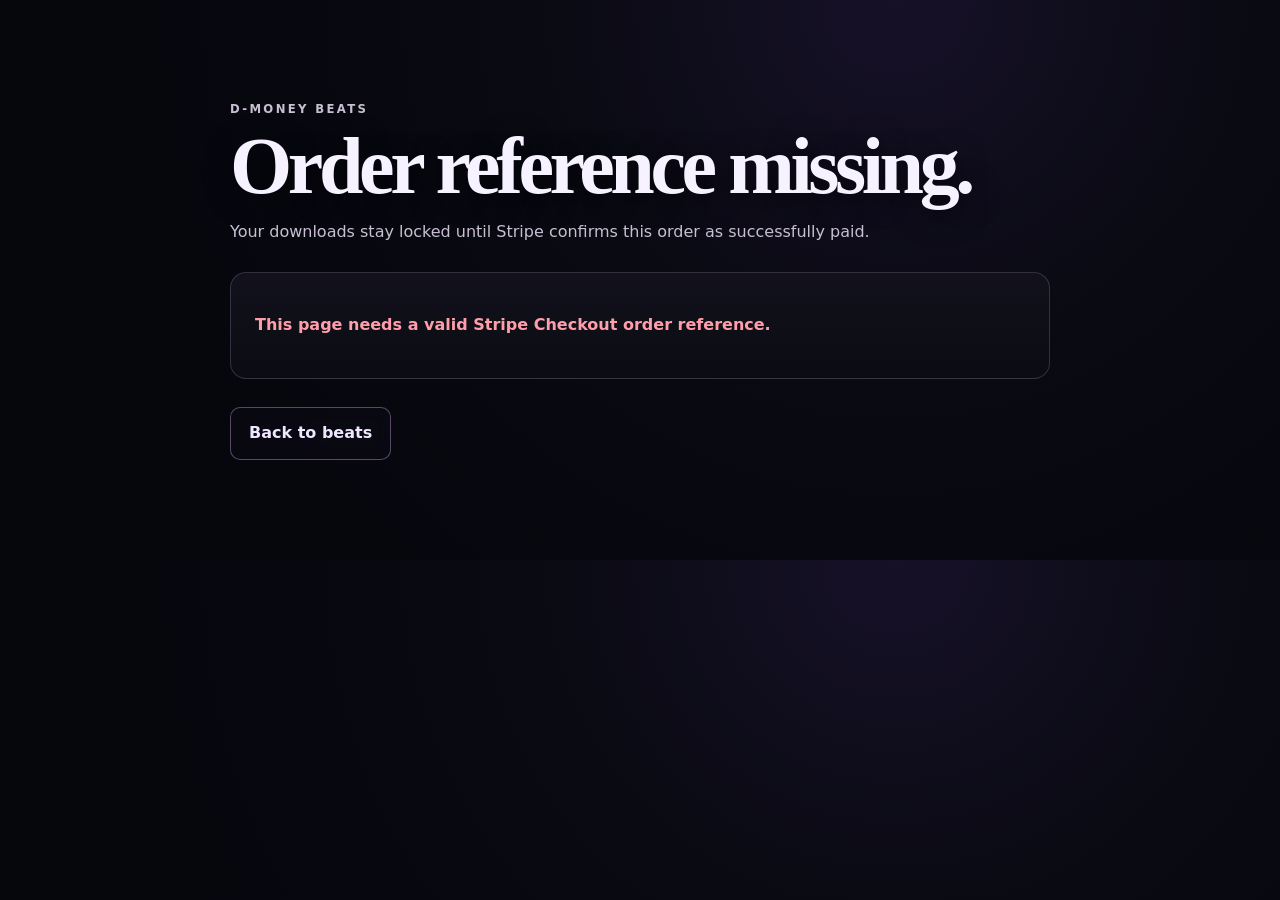
<file: success.html>
<!doctype html>
<html lang="en">
<head>
<meta charset="utf-8">
<meta name="viewport" content="width=device-width,initial-scale=1">
<title>Order verified | D-Money Beats</title>
<link rel="stylesheet" href="styles.css">
<style>
.success{width:min(820px,calc(100% - 36px));margin:0 auto;padding:100px 0}.success h1{font-size:clamp(2.8rem,8vw,5rem);margin-bottom:18px}.success>p{color:#c8bfd2}.order-card{margin:28px 0;padding:24px;border:1px solid var(--line);border-radius:16px;background:linear-gradient(180deg,#12111c,#0b0c13)}.status{font-weight:800}.status.ok{color:#bfffc8}.status.warn{color:#ffd49a}.status.bad{color:#ff9eaa}.summary{display:grid;grid-template-columns:1fr 1fr;gap:12px;margin:20px 0}.summary div{padding:12px;border:1px solid rgba(224,203,255,.12);border-radius:10px;background:#090a11}.summary small{display:block;color:#988da8}.summary strong{display:block;overflow-wrap:anywhere}.actions{display:flex;flex-wrap:wrap;gap:10px;margin:18px 0}.delivery-group{margin:20px 0;padding-top:18px;border-top:1px solid var(--line)}.delivery-group h3{margin-bottom:8px}.download-list{display:grid;gap:8px}.download-link{display:flex;justify-content:space-between;gap:12px;align-items:center;padding:12px 14px;border:1px solid rgba(197,119,255,.26);border-radius:10px;text-decoration:none;background:rgba(13,11,22,.72)}.download-link:hover{border-color:rgba(197,119,255,.56)}.confirm{display:none;margin-top:20px;padding:14px;border:1px solid rgba(133,255,163,.28);border-radius:10px;color:#caffd5}.confirm.show{display:block}.muted{color:#a99fb6;font-size:.88rem}@media(max-width:640px){.summary{grid-template-columns:1fr}.actions .button{width:100%}}
</style>
</head>
<body>
<main class="success">
  <p class="eyebrow">D-Money Beats</p>
  <h1 id="headline">Verifying payment…</h1>
  <p id="intro">Your downloads stay locked until Stripe confirms this order as successfully paid.</p>
  <section class="order-card" aria-live="polite">
    <p id="status" class="status">Checking Stripe…</p>
    <div id="details"></div>
  </section>
  <a class="button ghost" href="index.html#beats">Back to beats</a>
</main>
<script>
const id=new URLSearchParams(location.search).get('session_id');
const statusEl=document.getElementById('status');
const details=document.getElementById('details');
const headline=document.getElementById('headline');
const intro=document.getElementById('intro');
let downloadCount=0;
function money(n,c){try{return new Intl.NumberFormat(undefined,{style:'currency',currency:(c||'usd').toUpperCase()}).format((n||0)/100)}catch{return `${(n||0)/100} ${(c||'usd').toUpperCase()}`}}
function safe(s){return String(s??'').replace(/[&<>'"]/g,c=>({'&':'&amp;','<':'&lt;','>':'&gt;',"'":'&#39;','"':'&quot;'}[c]))}
function trackDownload(){downloadCount++;const el=document.getElementById('downloadConfirm');if(el){el.classList.add('show');el.textContent=`Download confirmed on this page (${downloadCount} item${downloadCount===1?'':'s'} opened). Keep your Stripe receipt and agreement with your files.`}}
async function verify(){
  if(!id){headline.textContent='Order reference missing.';statusEl.className='status bad';statusEl.textContent='This page needs a valid Stripe Checkout order reference.';return}
  try{
    const r=await fetch(`/api/verify-session?session_id=${encodeURIComponent(id)}`,{headers:{accept:'application/json'}});
    const d=await r.json();
    if(!r.ok||!d.verified)throw new Error(d.error||'Payment could not be verified.');
    headline.textContent='Payment verified.';intro.textContent='Your Stripe payment is confirmed. The items below are matched to this paid order.';statusEl.className='status ok';statusEl.textContent='Verified paid order';
    const beats=(d.beats||[]).join(', ')||'Service order';
    let html=`<div class="summary"><div><small>Order</small><strong>${safe(d.session_id)}</strong></div><div><small>Product</small><strong>${safe(d.product_label)}</strong></div><div><small>Beat(s)</small><strong>${safe(beats)}</strong></div><div><small>Paid</small><strong>${safe(money(d.amount_total,d.currency))}</strong></div><div><small>Email</small><strong>${safe(d.customer_email||'Shown on Stripe receipt')}</strong></div><div><small>Agreement version</small><strong>${safe(d.license_version||'Current')}</strong></div></div>`;
    html+=`<div class="actions">${d.receipt_url?`<a class="button ghost" href="${safe(d.receipt_url)}" target="_blank" rel="noopener">Open Stripe receipt</a>`:''}<a class="button primary" href="${safe(d.agreement_url)}" data-download>Download ${d.service?'service order record':'matching license agreement'}</a></div>`;
    if(d.service){html+=`<div class="delivery-group"><h3>Next step</h3><p>${safe(d.service_next_step)}</p><a class="button ghost" href="index.html#contact">Submit project / contact D-Money Beats</a></div>`}
    else if(d.delivery_ready){
      for(const group of d.delivery||[]){html+=`<div class="delivery-group"><h3>${safe(group.beat)}</h3><div class="download-list">${(group.files||[]).map(f=>`<a class="download-link" href="${safe(f.url)}" data-download><span>${safe(f.label)}</span><strong>Download</strong></a>`).join('')}</div></div>`}
    }else{html+=`<div class="delivery-group"><p class="status warn">Payment is verified, but master-file delivery is not connected for this item yet.</p><p class="muted">${safe(d.delivery_message||'Contact D-Money Beats with the order reference shown above.')}</p><a class="button ghost" href="index.html#contact">Order support</a></div>`}
    html+=`<div id="downloadConfirm" class="confirm"></div>`;
    details.innerHTML=html;
    details.querySelectorAll('[data-download]').forEach(a=>a.addEventListener('click',trackDownload));
  }catch(e){headline.textContent='Payment not verified.';intro.textContent='Files remain locked until Stripe confirms a successful payment.';statusEl.className='status bad';statusEl.textContent=e.message||'Unable to verify this order.';details.innerHTML='<p class="muted">If you completed payment, use the order-support contact form and include the Stripe receipt or Checkout reference.</p><a class="button ghost" href="index.html#contact">Order support</a>'}
}
verify();
</script>
</body>
</html>
</file>
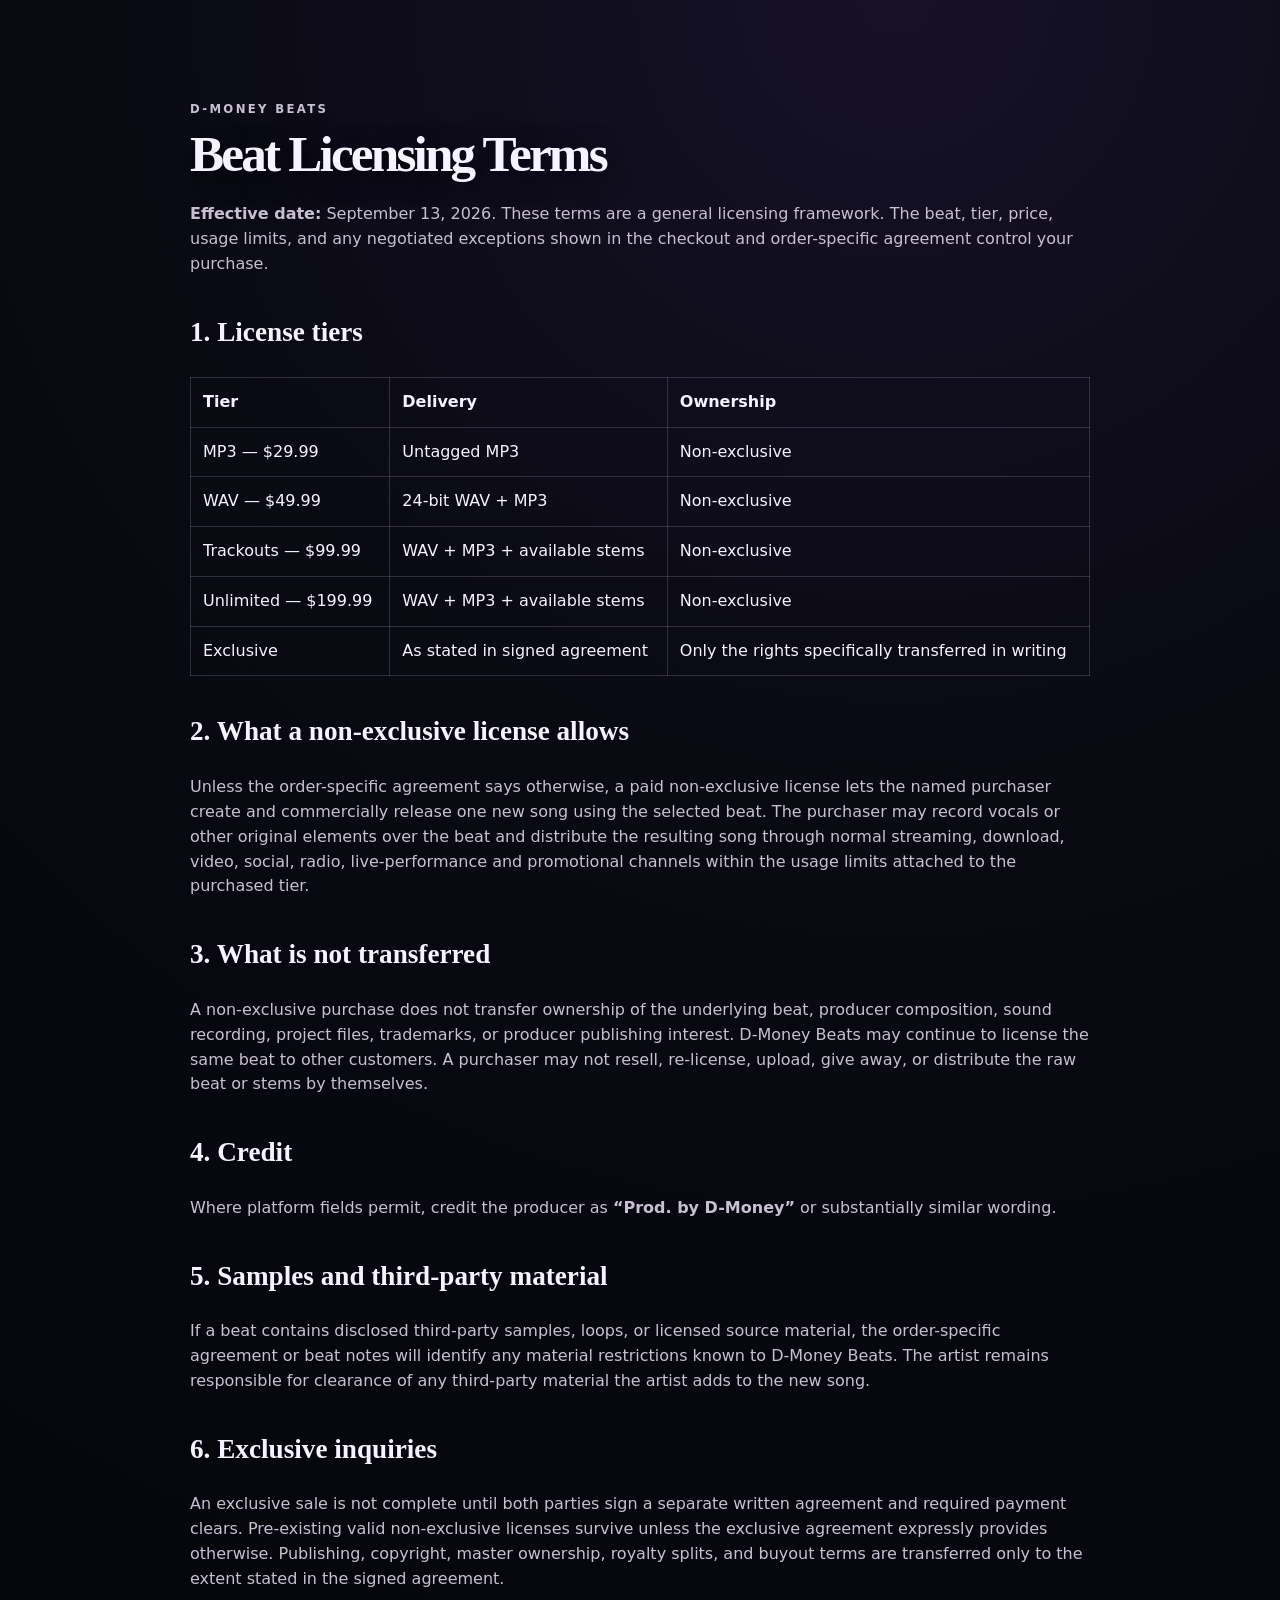
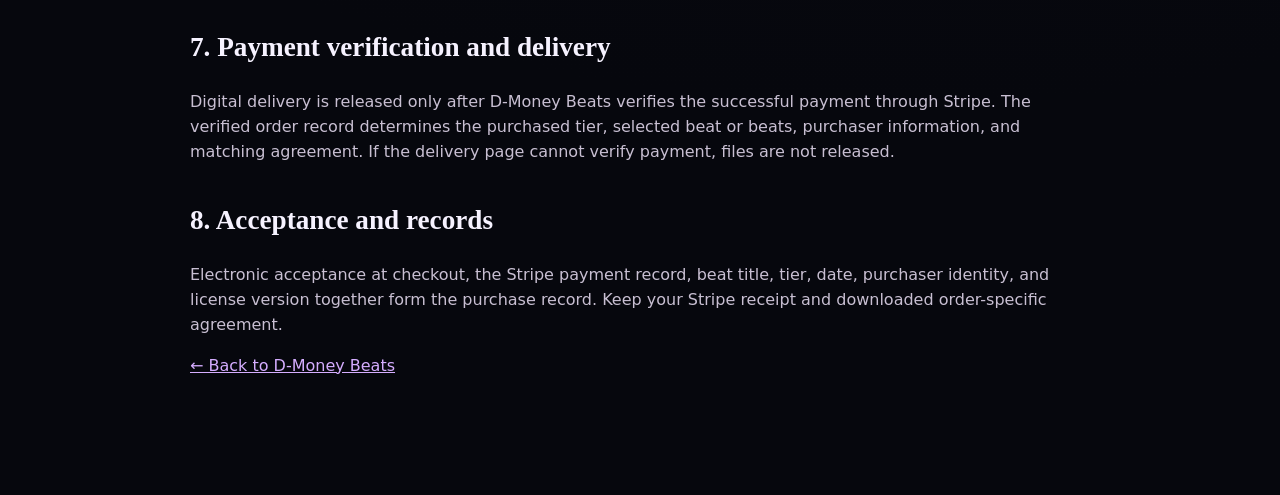
<file: legal/licensing.html>
<!doctype html><html lang="en"><head><meta charset="utf-8"><meta name="viewport" content="width=device-width,initial-scale=1"><title>Licensing | D-Money Beats</title><link rel="stylesheet" href="../styles.css"><style>.legal{width:min(900px,calc(100% - 36px));margin:0 auto;padding:100px 0}.legal h1{font-size:3.2rem}.legal h2{font-size:1.7rem;margin-top:34px}.legal p,.legal li{color:#c8bfd2}.legal table{width:100%;border-collapse:collapse;margin:24px 0}.legal th,.legal td{border:1px solid var(--line);padding:12px;text-align:left}.legal a{color:#d5adff}</style></head><body><main class="legal"><p class="eyebrow">D-Money Beats</p><h1>Beat Licensing Terms</h1><p><strong>Effective date:</strong> September 13, 2026. These terms are a general licensing framework. The beat, tier, price, usage limits, and any negotiated exceptions shown in the checkout and order-specific agreement control your purchase.</p><h2>1. License tiers</h2><table><tr><th>Tier</th><th>Delivery</th><th>Ownership</th></tr><tr><td>MP3 — $29.99</td><td>Untagged MP3</td><td>Non-exclusive</td></tr><tr><td>WAV — $49.99</td><td>24-bit WAV + MP3</td><td>Non-exclusive</td></tr><tr><td>Trackouts — $99.99</td><td>WAV + MP3 + available stems</td><td>Non-exclusive</td></tr><tr><td>Unlimited — $199.99</td><td>WAV + MP3 + available stems</td><td>Non-exclusive</td></tr><tr><td>Exclusive</td><td>As stated in signed agreement</td><td>Only the rights specifically transferred in writing</td></tr></table><h2>2. What a non-exclusive license allows</h2><p>Unless the order-specific agreement says otherwise, a paid non-exclusive license lets the named purchaser create and commercially release one new song using the selected beat. The purchaser may record vocals or other original elements over the beat and distribute the resulting song through normal streaming, download, video, social, radio, live-performance and promotional channels within the usage limits attached to the purchased tier.</p><h2>3. What is not transferred</h2><p>A non-exclusive purchase does not transfer ownership of the underlying beat, producer composition, sound recording, project files, trademarks, or producer publishing interest. D-Money Beats may continue to license the same beat to other customers. A purchaser may not resell, re-license, upload, give away, or distribute the raw beat or stems by themselves.</p><h2>4. Credit</h2><p>Where platform fields permit, credit the producer as <strong>“Prod. by D-Money”</strong> or substantially similar wording.</p><h2>5. Samples and third-party material</h2><p>If a beat contains disclosed third-party samples, loops, or licensed source material, the order-specific agreement or beat notes will identify any material restrictions known to D-Money Beats. The artist remains responsible for clearance of any third-party material the artist adds to the new song.</p><h2>6. Exclusive inquiries</h2><p>An exclusive sale is not complete until both parties sign a separate written agreement and required payment clears. Pre-existing valid non-exclusive licenses survive unless the exclusive agreement expressly provides otherwise. Publishing, copyright, master ownership, royalty splits, and buyout terms are transferred only to the extent stated in the signed agreement.</p><h2>7. Payment verification and delivery</h2><p>Digital delivery is released only after D-Money Beats verifies the successful payment through Stripe. The verified order record determines the purchased tier, selected beat or beats, purchaser information, and matching agreement. If the delivery page cannot verify payment, files are not released.</p><h2>8. Acceptance and records</h2><p>Electronic acceptance at checkout, the Stripe payment record, beat title, tier, date, purchaser identity, and license version together form the purchase record. Keep your Stripe receipt and downloaded order-specific agreement.</p><p><a href="../index.html">← Back to D-Money Beats</a></p></main></body></html>
</file>
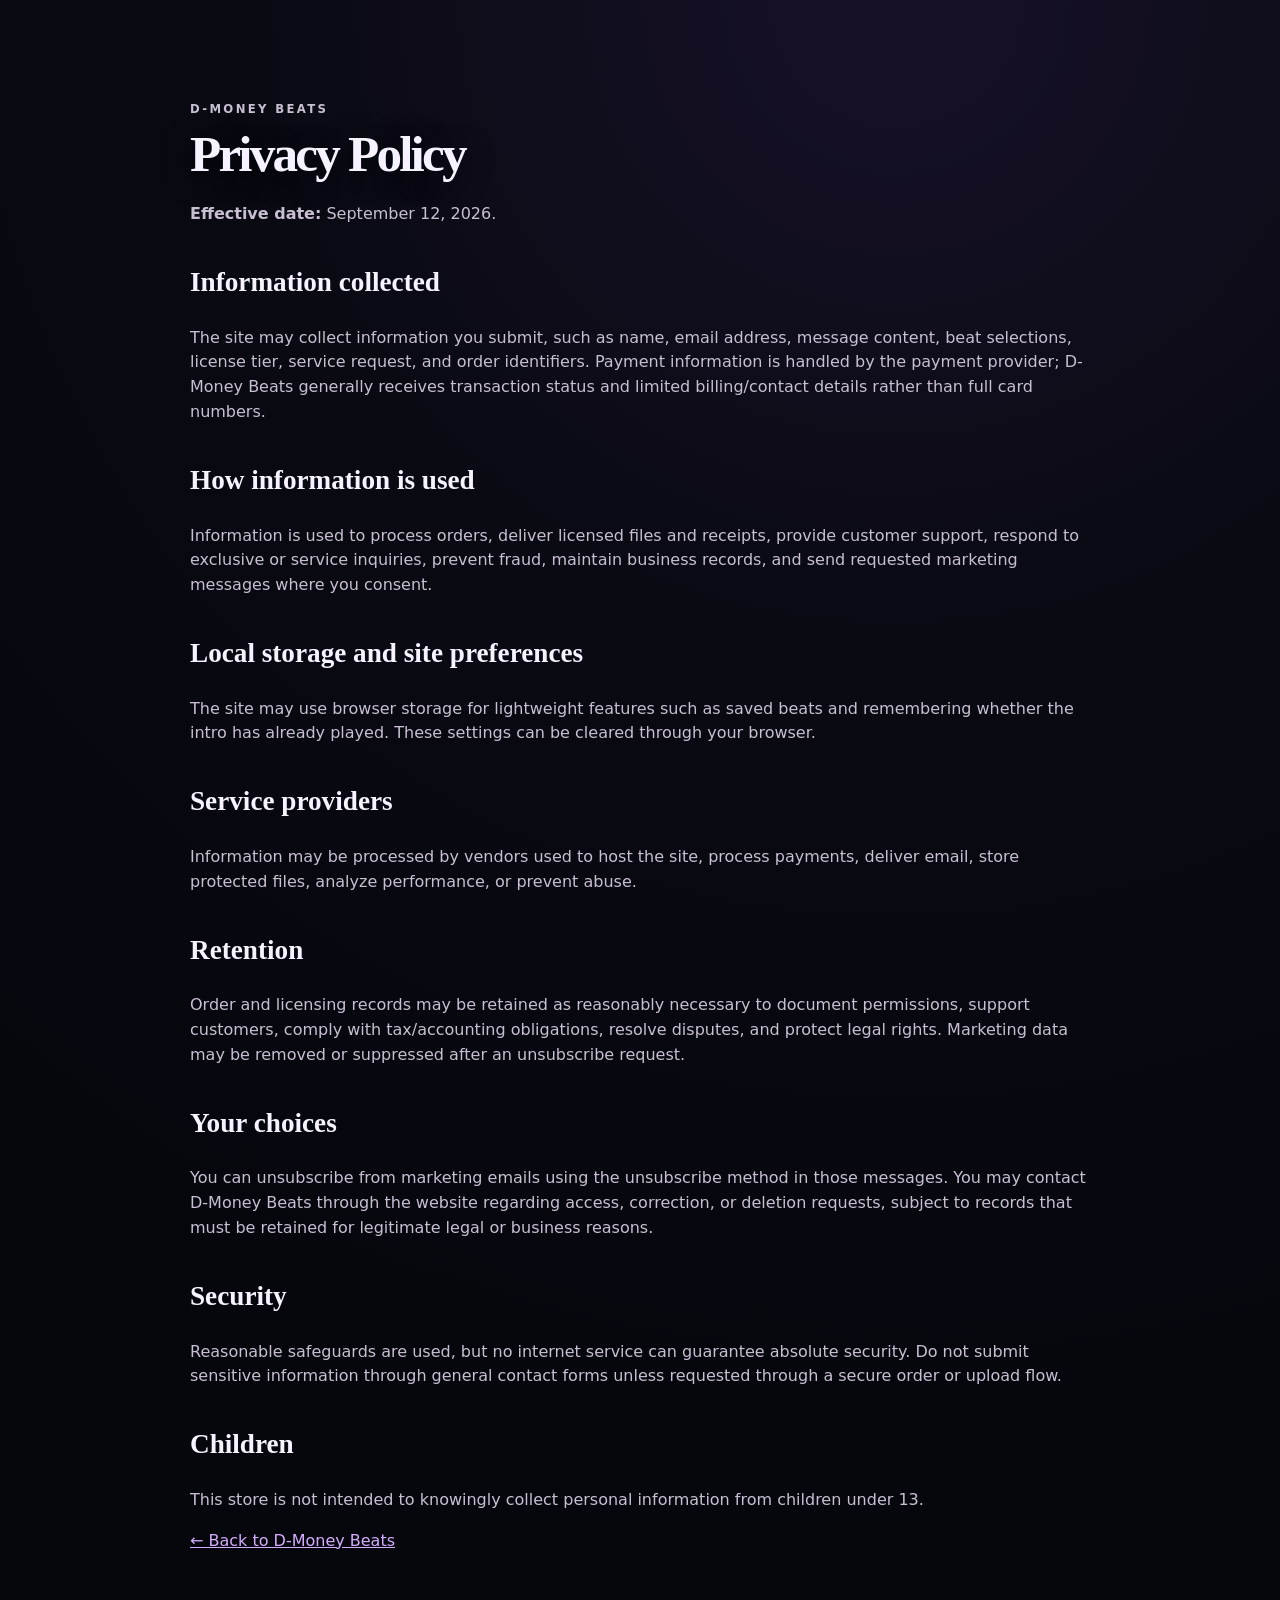
<file: legal/privacy.html>
<!doctype html><html lang="en"><head><meta charset="utf-8"><meta name="viewport" content="width=device-width,initial-scale=1"><title>Privacy Policy | D-Money Beats</title><link rel="stylesheet" href="../styles.css"><style>.legal{width:min(900px,calc(100% - 36px));margin:0 auto;padding:100px 0}.legal h1{font-size:3.2rem}.legal h2{font-size:1.7rem;margin-top:34px}.legal p,.legal li{color:#c8bfd2}.legal a{color:#d5adff}</style></head><body><main class="legal"><p class="eyebrow">D-Money Beats</p><h1>Privacy Policy</h1><p><strong>Effective date:</strong> September 12, 2026.</p><h2>Information collected</h2><p>The site may collect information you submit, such as name, email address, message content, beat selections, license tier, service request, and order identifiers. Payment information is handled by the payment provider; D-Money Beats generally receives transaction status and limited billing/contact details rather than full card numbers.</p><h2>How information is used</h2><p>Information is used to process orders, deliver licensed files and receipts, provide customer support, respond to exclusive or service inquiries, prevent fraud, maintain business records, and send requested marketing messages where you consent.</p><h2>Local storage and site preferences</h2><p>The site may use browser storage for lightweight features such as saved beats and remembering whether the intro has already played. These settings can be cleared through your browser.</p><h2>Service providers</h2><p>Information may be processed by vendors used to host the site, process payments, deliver email, store protected files, analyze performance, or prevent abuse.</p><h2>Retention</h2><p>Order and licensing records may be retained as reasonably necessary to document permissions, support customers, comply with tax/accounting obligations, resolve disputes, and protect legal rights. Marketing data may be removed or suppressed after an unsubscribe request.</p><h2>Your choices</h2><p>You can unsubscribe from marketing emails using the unsubscribe method in those messages. You may contact D-Money Beats through the website regarding access, correction, or deletion requests, subject to records that must be retained for legitimate legal or business reasons.</p><h2>Security</h2><p>Reasonable safeguards are used, but no internet service can guarantee absolute security. Do not submit sensitive information through general contact forms unless requested through a secure order or upload flow.</p><h2>Children</h2><p>This store is not intended to knowingly collect personal information from children under 13.</p><p><a href="../index.html">← Back to D-Money Beats</a></p></main></body></html>
</file>
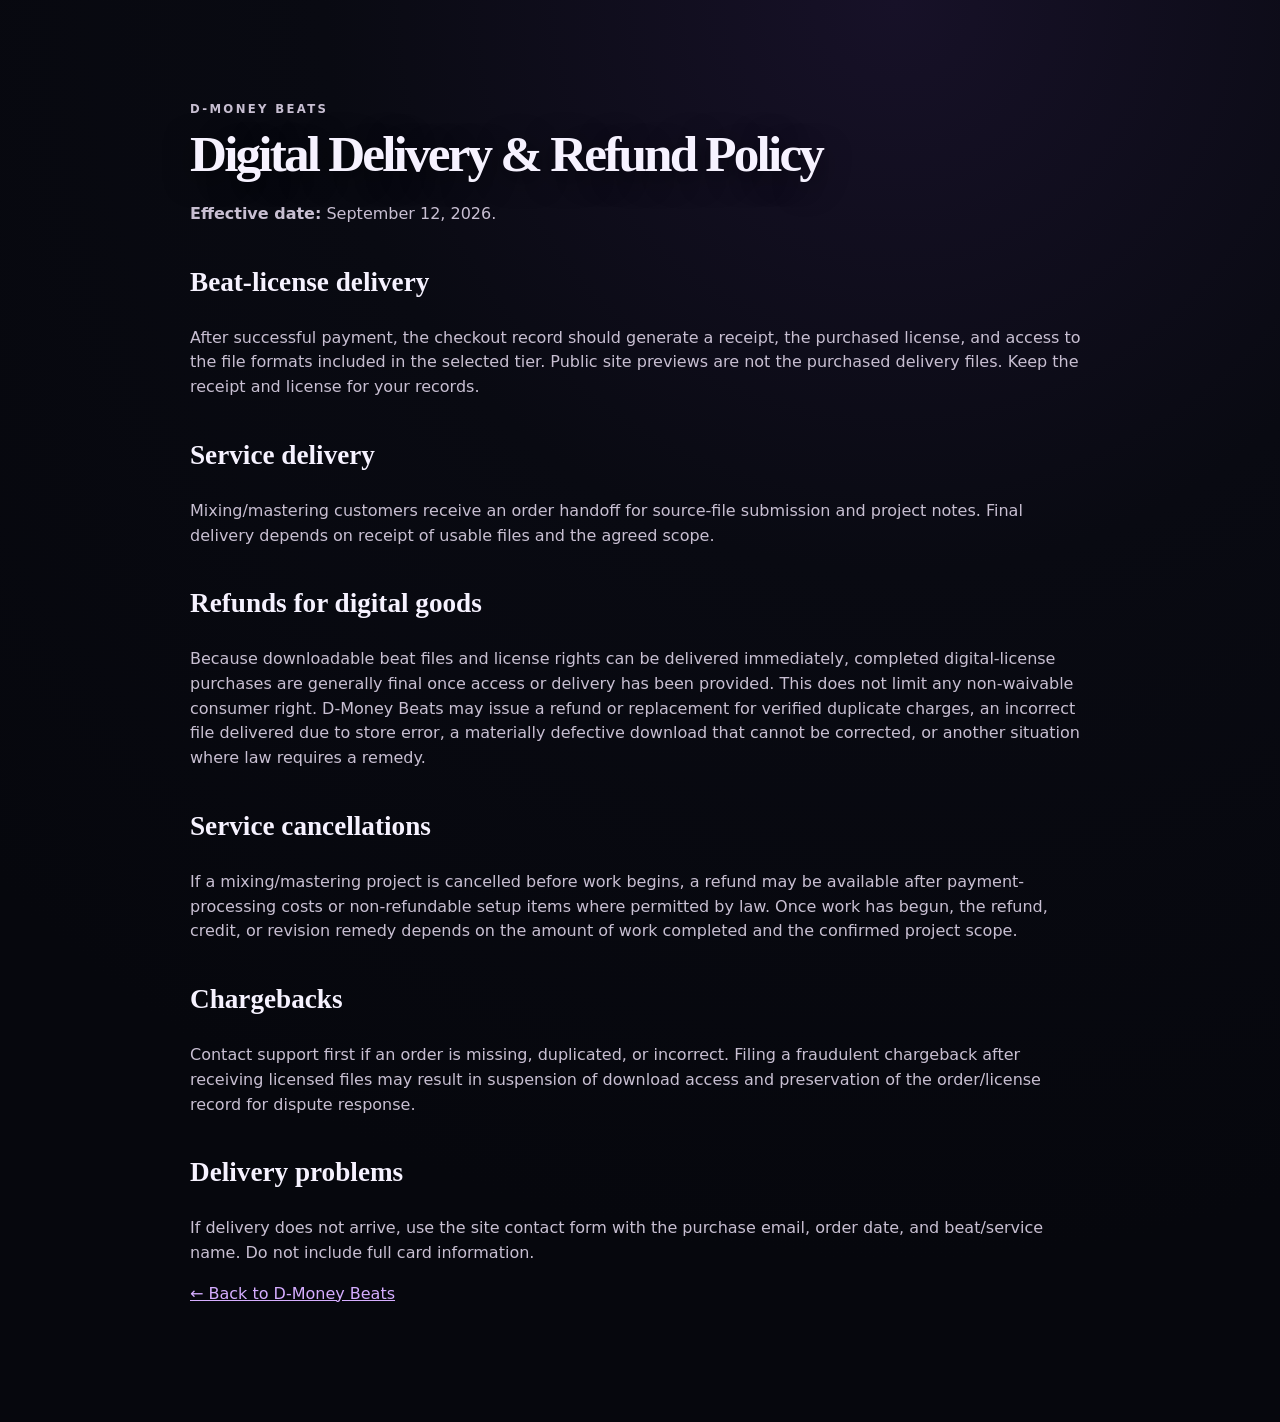
<file: legal/refunds.html>
<!doctype html><html lang="en"><head><meta charset="utf-8"><meta name="viewport" content="width=device-width,initial-scale=1"><title>Delivery & Refunds | D-Money Beats</title><link rel="stylesheet" href="../styles.css"><style>.legal{width:min(900px,calc(100% - 36px));margin:0 auto;padding:100px 0}.legal h1{font-size:3.2rem}.legal h2{font-size:1.7rem;margin-top:34px}.legal p,.legal li{color:#c8bfd2}.legal a{color:#d5adff}</style></head><body><main class="legal"><p class="eyebrow">D-Money Beats</p><h1>Digital Delivery & Refund Policy</h1><p><strong>Effective date:</strong> September 12, 2026.</p><h2>Beat-license delivery</h2><p>After successful payment, the checkout record should generate a receipt, the purchased license, and access to the file formats included in the selected tier. Public site previews are not the purchased delivery files. Keep the receipt and license for your records.</p><h2>Service delivery</h2><p>Mixing/mastering customers receive an order handoff for source-file submission and project notes. Final delivery depends on receipt of usable files and the agreed scope.</p><h2>Refunds for digital goods</h2><p>Because downloadable beat files and license rights can be delivered immediately, completed digital-license purchases are generally final once access or delivery has been provided. This does not limit any non-waivable consumer right. D-Money Beats may issue a refund or replacement for verified duplicate charges, an incorrect file delivered due to store error, a materially defective download that cannot be corrected, or another situation where law requires a remedy.</p><h2>Service cancellations</h2><p>If a mixing/mastering project is cancelled before work begins, a refund may be available after payment-processing costs or non-refundable setup items where permitted by law. Once work has begun, the refund, credit, or revision remedy depends on the amount of work completed and the confirmed project scope.</p><h2>Chargebacks</h2><p>Contact support first if an order is missing, duplicated, or incorrect. Filing a fraudulent chargeback after receiving licensed files may result in suspension of download access and preservation of the order/license record for dispute response.</p><h2>Delivery problems</h2><p>If delivery does not arrive, use the site contact form with the purchase email, order date, and beat/service name. Do not include full card information.</p><p><a href="../index.html">← Back to D-Money Beats</a></p></main></body></html>
</file>
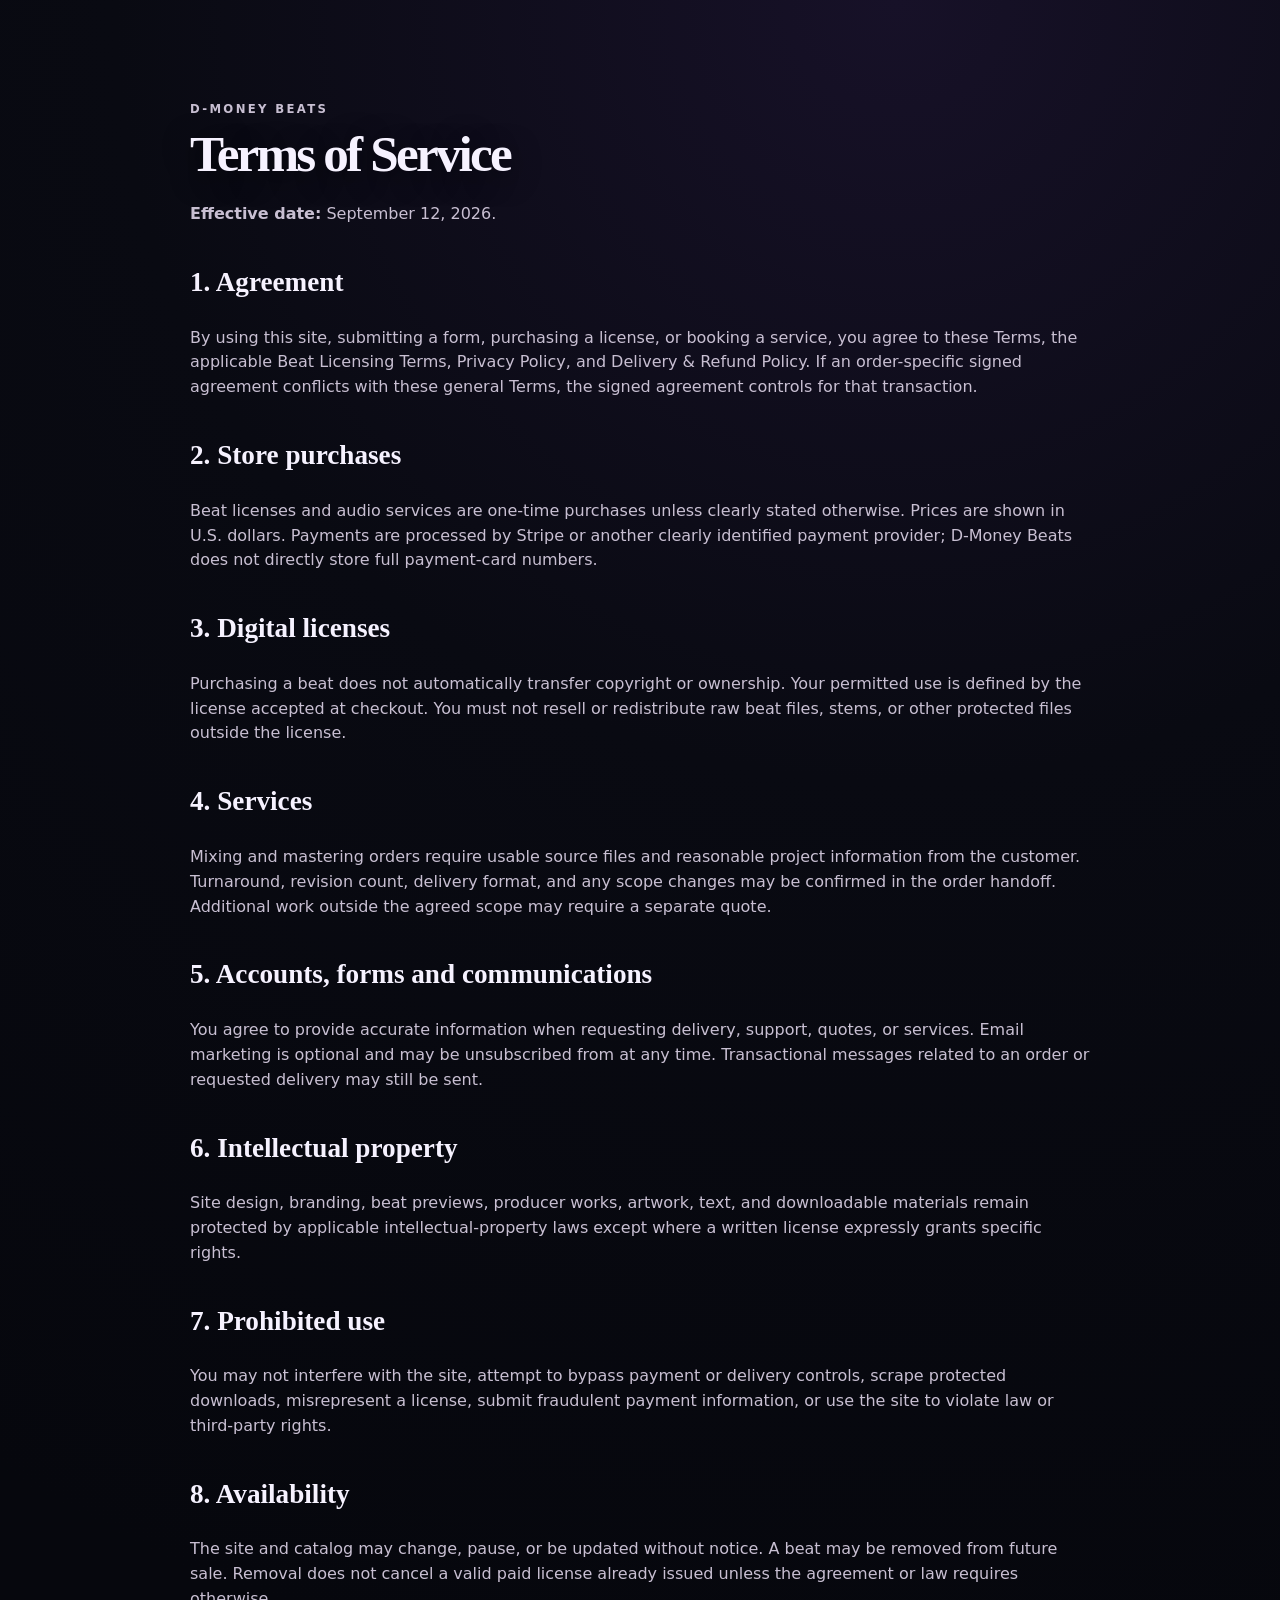
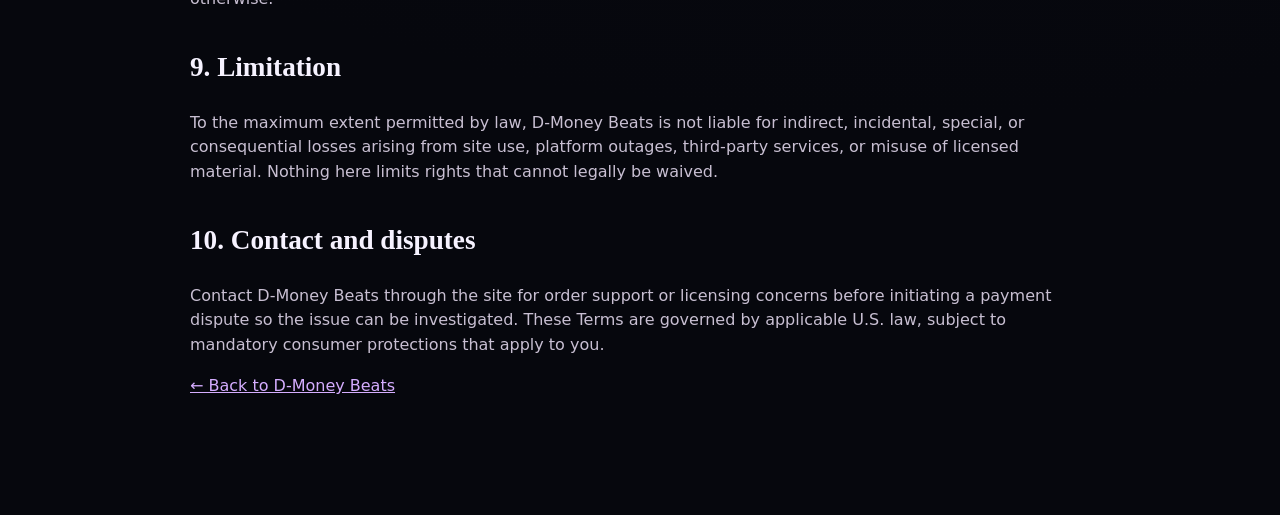
<file: legal/terms.html>
<!doctype html><html lang="en"><head><meta charset="utf-8"><meta name="viewport" content="width=device-width,initial-scale=1"><title>Terms of Service | D-Money Beats</title><link rel="stylesheet" href="../styles.css"><style>.legal{width:min(900px,calc(100% - 36px));margin:0 auto;padding:100px 0}.legal h1{font-size:3.2rem}.legal h2{font-size:1.7rem;margin-top:34px}.legal p,.legal li{color:#c8bfd2}.legal a{color:#d5adff}</style></head><body><main class="legal"><p class="eyebrow">D-Money Beats</p><h1>Terms of Service</h1><p><strong>Effective date:</strong> September 12, 2026.</p><h2>1. Agreement</h2><p>By using this site, submitting a form, purchasing a license, or booking a service, you agree to these Terms, the applicable Beat Licensing Terms, Privacy Policy, and Delivery & Refund Policy. If an order-specific signed agreement conflicts with these general Terms, the signed agreement controls for that transaction.</p><h2>2. Store purchases</h2><p>Beat licenses and audio services are one-time purchases unless clearly stated otherwise. Prices are shown in U.S. dollars. Payments are processed by Stripe or another clearly identified payment provider; D-Money Beats does not directly store full payment-card numbers.</p><h2>3. Digital licenses</h2><p>Purchasing a beat does not automatically transfer copyright or ownership. Your permitted use is defined by the license accepted at checkout. You must not resell or redistribute raw beat files, stems, or other protected files outside the license.</p><h2>4. Services</h2><p>Mixing and mastering orders require usable source files and reasonable project information from the customer. Turnaround, revision count, delivery format, and any scope changes may be confirmed in the order handoff. Additional work outside the agreed scope may require a separate quote.</p><h2>5. Accounts, forms and communications</h2><p>You agree to provide accurate information when requesting delivery, support, quotes, or services. Email marketing is optional and may be unsubscribed from at any time. Transactional messages related to an order or requested delivery may still be sent.</p><h2>6. Intellectual property</h2><p>Site design, branding, beat previews, producer works, artwork, text, and downloadable materials remain protected by applicable intellectual-property laws except where a written license expressly grants specific rights.</p><h2>7. Prohibited use</h2><p>You may not interfere with the site, attempt to bypass payment or delivery controls, scrape protected downloads, misrepresent a license, submit fraudulent payment information, or use the site to violate law or third-party rights.</p><h2>8. Availability</h2><p>The site and catalog may change, pause, or be updated without notice. A beat may be removed from future sale. Removal does not cancel a valid paid license already issued unless the agreement or law requires otherwise.</p><h2>9. Limitation</h2><p>To the maximum extent permitted by law, D-Money Beats is not liable for indirect, incidental, special, or consequential losses arising from site use, platform outages, third-party services, or misuse of licensed material. Nothing here limits rights that cannot legally be waived.</p><h2>10. Contact and disputes</h2><p>Contact D-Money Beats through the site for order support or licensing concerns before initiating a payment dispute so the issue can be investigated. These Terms are governed by applicable U.S. law, subject to mandatory consumer protections that apply to you.</p><p><a href="../index.html">← Back to D-Money Beats</a></p></main></body></html>
</file>
<file: styles.css>
:root{--bg:#070811;--panel:#0e0f19;--panel2:#14121f;--text:#f6f2ff;--muted:#bdb5d0;--purple:#c577ff;--purple2:#7d3fd6;--red:#ff2d43;--line:rgba(224,203,255,.18);--glow:0 0 34px rgba(184,98,255,.32);--max:1180px}*{box-sizing:border-box}html{scroll-behavior:smooth}body{margin:0;background:radial-gradient(circle at 70% 0,#171128 0,#090a12 34%,#06070d 75%);color:var(--text);font-family:Inter,ui-sans-serif,system-ui,-apple-system,BlinkMacSystemFont,"Segoe UI",sans-serif;line-height:1.55}a{color:inherit}.skip-link{position:fixed;top:-80px;left:16px;background:#fff;color:#000;padding:10px 14px;z-index:9999;border-radius:8px}.skip-link:focus{top:16px}.site-header{position:fixed;top:0;left:0;right:0;z-index:100;display:flex;align-items:center;justify-content:space-between;padding:18px max(22px,calc((100vw - var(--max))/2));background:linear-gradient(180deg,rgba(4,5,11,.85),rgba(4,5,11,.2));backdrop-filter:blur(10px);border-bottom:1px solid rgba(255,255,255,.06)}.brand{font-family:Georgia,serif;font-size:1.25rem;text-decoration:none;display:flex;gap:10px;align-items:center}.brand-dot{width:9px;height:9px;background:var(--purple);border-radius:50%;box-shadow:0 0 18px var(--purple)}nav{display:flex;gap:24px}nav a,.footer-links a,.socials a{text-decoration:none;color:#d8d1e8;font-size:.94rem}nav a:hover,.footer-links a:hover,.socials a:hover{color:#fff}.menu-button{display:none}.hero{min-height:100svh;position:relative;overflow:hidden;display:grid;align-items:center;padding:110px max(22px,calc((100vw - var(--max))/2)) 190px;border-bottom:1px solid var(--line)}.hero-bg{position:absolute;inset:0;background-image:linear-gradient(90deg,rgba(5,6,12,.78) 0%,rgba(8,8,18,.42) 45%,rgba(8,8,18,.28) 75%,rgba(5,5,12,.72) 100%),linear-gradient(180deg,rgba(4,5,10,.14),rgba(4,5,10,.45)),url('assets/images/cyberpunk-city.webp');background-size:cover;background-position:center;background-color:#171128;transform:scale(1.03)}.hero-content{position:relative;z-index:8;max-width:640px}.eyebrow{text-transform:uppercase;letter-spacing:.2em;color:#cda8ff;font-size:.73rem;font-weight:800;margin:0 0 13px}.graffiti{position:absolute;left:-9px;top:28px;transform:translateX(-100%) rotate(-5deg);font-weight:950;color:var(--red);font-size:2.4rem;line-height:.78;letter-spacing:-.06em;text-shadow:0 2px 0 rgba(0,0,0,.7);font-family:Impact,Haettenschweiler,'Arial Narrow Bold',sans-serif;filter:drop-shadow(0 9px 3px rgba(255,0,35,.15))}.graffiti:after{content:"";position:absolute;left:10%;right:18%;top:100%;height:25px;background:repeating-linear-gradient(90deg,transparent 0 8px,var(--red) 9px 11px,transparent 12px 18px);opacity:.6;clip-path:polygon(0 0,100% 0,90% 25%,82% 10%,70% 100%,60% 12%,45% 65%,38% 8%,25% 85%,15% 17%)}h1,h2,h3{font-family:Georgia,'Times New Roman',serif}h1{font-size:clamp(3.7rem,8vw,7.6rem);line-height:.88;letter-spacing:-.055em;margin:0 0 26px;text-shadow:0 6px 28px rgba(0,0,0,.6)}h1 span{color:#d9b7ff}.hero-copy{font-size:clamp(1rem,2vw,1.25rem);color:#ded7ec;max-width:590px}.hero-actions{display:flex;gap:12px;flex-wrap:wrap;margin:28px 0 18px}.button{appearance:none;border:1px solid transparent;border-radius:10px;padding:13px 18px;font:inherit;font-weight:750;cursor:pointer;text-decoration:none;display:inline-flex;align-items:center;justify-content:center;transition:.2s ease}.button.primary{color:#0a0710;background:linear-gradient(135deg,#dfb2ff,#9e5bff);box-shadow:var(--glow)}.button.primary:hover{transform:translateY(-1px);filter:brightness(1.06)}.button.ghost{border-color:rgba(221,190,255,.36);color:#eee5ff;background:rgba(12,10,22,.5);backdrop-filter:blur(8px)}.weather-note{font-size:.84rem;color:#bcb4ca}.pulse-dot{display:inline-block;width:7px;height:7px;background:#b56dff;border-radius:50%;box-shadow:0 0 16px #b56dff;animation:pulse 2s infinite}.featured-player{position:absolute;left:50%;bottom:38px;transform:translateX(-50%);z-index:12;width:min(var(--max),calc(100% - 44px));display:grid;grid-template-columns:minmax(180px,260px) 46px 54px 46px 1fr auto;gap:12px;align-items:center;padding:18px 20px;border:1px solid rgba(214,185,255,.2);background:linear-gradient(180deg,rgba(9,8,16,.83),rgba(8,8,15,.94));backdrop-filter:blur(18px);border-radius:16px;box-shadow:0 18px 60px rgba(0,0,0,.4)}.featured-player:before{content:"";position:absolute;inset:-28px 10% auto 12%;height:60px;background:radial-gradient(ellipse at center,rgba(220,214,255,.17),transparent 70%);filter:blur(16px);opacity:0;transition:.25s}.featured-player:hover:before,.featured-player.vapor:before{opacity:1;transform:translateY(-12px)}.player-meta{display:flex;flex-direction:column}.player-meta .kicker{text-transform:uppercase;font-size:.65rem;letter-spacing:.18em;color:#9e91b8}.player-meta strong{font-family:Georgia,serif;font-size:1.06rem}.player-meta span:last-child{font-size:.76rem;color:#a9a0b8}.round-button{width:42px;height:42px;border-radius:50%;border:1px solid #6b5a81;background:#171421;color:#eee4ff;cursor:pointer}.round-button.play{width:50px;height:50px;background:linear-gradient(135deg,#c97bff,#7433c8);border:0;color:#09060d;box-shadow:0 0 24px rgba(188,88,255,.35)}.progress-wrap{min-width:0}.waveform{height:31px;background:repeating-linear-gradient(90deg,transparent 0 3px,rgba(191,109,255,.52) 3px 5px,transparent 5px 8px);mask-image:linear-gradient(180deg,transparent,black 25%,black 75%,transparent);clip-path:polygon(0 48%,3% 42%,7% 60%,10% 28%,14% 70%,19% 45%,23% 62%,28% 18%,34% 76%,40% 36%,45% 66%,51% 22%,56% 73%,61% 42%,68% 58%,74% 31%,80% 65%,87% 44%,93% 57%,100% 48%,100% 52%,0 52%)}#progress{width:100%;accent-color:#c97bff}.time-row{display:flex;justify-content:space-between;color:#91889f;font-size:.7rem}.save-featured{background:none;border:0;color:#d4c6e8;cursor:pointer}.section{width:min(var(--max),calc(100% - 44px));margin:0 auto;padding:104px 0}.section-heading{display:flex;justify-content:space-between;align-items:end;gap:40px;margin-bottom:36px}.section-heading.centered{display:block;text-align:center;max-width:780px;margin-left:auto;margin-right:auto}.section-heading h2,.about h2,.contact h2,.funnel-card h2{font-size:clamp(2.2rem,5vw,4rem);line-height:1;margin:0}.section-heading>p{max-width:470px;color:var(--muted);margin:0}.beat-grid{display:grid;grid-template-columns:repeat(3,1fr);gap:16px}.beat-card{position:relative;padding:20px;border:1px solid var(--line);background:linear-gradient(160deg,rgba(20,18,31,.88),rgba(9,10,17,.88));border-radius:15px;overflow:hidden;transition:.2s}.beat-card:hover{transform:translateY(-3px);border-color:rgba(195,124,255,.45);box-shadow:0 14px 40px rgba(0,0,0,.25)}.beat-card h3{font-size:1.4rem;margin:0 0 4px}.beat-meta{color:#a79bb9;font-size:.82rem}.beat-actions{display:flex;gap:8px;margin-top:18px}.beat-actions button{flex:1}.heart{position:absolute;right:14px;top:14px;width:34px;height:34px;border-radius:50%;border:1px solid var(--line);background:#0c0c15;color:#d8c8ef;cursor:pointer}.heart.saved{color:#ff5c83;border-color:rgba(255,92,131,.45)}.licensing{width:100%;padding-left:max(22px,calc((100vw - var(--max))/2));padding-right:max(22px,calc((100vw - var(--max))/2));background:linear-gradient(180deg,rgba(18,13,30,.38),rgba(7,8,15,.1))}.license-grid{display:grid;grid-template-columns:repeat(5,1fr);gap:13px}.price-card,.service-card,.bundle-card{border:1px solid var(--line);border-radius:16px;padding:24px;background:linear-gradient(180deg,#12111c,#0b0c13);display:flex;flex-direction:column}.price-card.featured{border-color:rgba(201,119,255,.6);box-shadow:var(--glow)}.price-card.exclusive{background:linear-gradient(180deg,#17111b,#0e0b11);border-color:rgba(255,83,100,.28)}.price-card h3,.service-card h3,.bundle-card h3{font-size:1.42rem;margin:10px 0 0}.tier{font-size:.68rem;letter-spacing:.16em;color:#be9be8}.price{font-size:1.8rem;font-weight:800;margin:8px 0}.price-card>p:not(.price),.service-card>p:not(.price),.bundle-card>p{color:#bcb2c9}.price-card ul{padding-left:18px;color:#c9c1d3;font-size:.87rem;flex:1}.price-card .button{margin-top:auto}.legal-note{color:#9e94aa;font-size:.82rem;max-width:900px;margin:22px auto 0;text-align:center}.bundle-grid{display:grid;grid-template-columns:repeat(2,1fr);gap:16px}.bundle-card{min-height:220px}.bundle-price strong{font-size:2rem;color:#d7b0ff}.bundle-price s{color:#81788d}.service-grid{display:grid;grid-template-columns:repeat(3,1fr);gap:16px}.free-funnel{padding-top:50px}.funnel-card{display:grid;grid-template-columns:1.2fr 1fr;gap:48px;padding:44px;border:1px solid rgba(197,119,255,.27);border-radius:22px;background:radial-gradient(circle at 10% 20%,rgba(123,58,190,.22),transparent 38%),#0c0d16}.funnel-card form,.contact form{display:grid;gap:14px}label{display:grid;gap:7px;color:#c8bfd2;font-size:.85rem}input,select,textarea{width:100%;border:1px solid #30283e;border-radius:10px;background:#090a11;color:#f4f0fa;padding:13px 14px;font:inherit}textarea{resize:vertical}.check{display:grid;grid-template-columns:auto 1fr;align-items:start;gap:10px}.check input{width:18px;height:18px;margin-top:2px}.form-status{font-size:.83rem;color:#c9b1e5;min-height:1.2em;margin:0}.about{display:grid;grid-template-columns:1fr auto;gap:60px;align-items:center}.about-card{max-width:720px}.about-card p:last-child{font-size:1.15rem;color:#c9c0d1}.about-tagline{font-size:clamp(2.6rem,6vw,6.5rem);line-height:.78;font-weight:950;color:transparent;-webkit-text-stroke:1px rgba(202,146,255,.38);letter-spacing:-.06em}.contact{display:grid;grid-template-columns:.8fr 1.2fr;gap:55px;border-top:1px solid var(--line)}.form-grid{display:grid;grid-template-columns:1fr 1fr;gap:12px}footer{border-top:1px solid var(--line);padding:46px max(22px,calc((100vw - var(--max))/2));display:grid;grid-template-columns:1fr auto;gap:24px;align-items:start;color:#a79dac;background:#06070c}.footer-links,.socials{display:flex;gap:16px;flex-wrap:wrap}.socials{grid-column:2}.socials a[aria-disabled="true"]{opacity:.45;pointer-events:none}footer small{grid-column:1/-1}.intro-fog{position:fixed;inset:0;z-index:1000;background:#06070d;pointer-events:none;transition:opacity .8s ease;overflow:hidden}.intro-fog.hide{opacity:0}.fog{position:absolute;width:120%;height:55%;left:-10%;background:radial-gradient(ellipse at center,rgba(218,214,234,.25),rgba(77,69,94,.09) 35%,transparent 72%);filter:blur(28px);animation:fogMove 3s ease-out forwards}.fog-a{top:5%}.fog-b{top:32%;animation-delay:.18s;transform:scaleX(-1)}.fog-c{top:60%;animation-delay:.35s}.cloud-layer{position:absolute;z-index:3;left:-20%;width:140%;height:42%;background:radial-gradient(ellipse at 20% 50%,rgba(88,76,111,.22),transparent 40%),radial-gradient(ellipse at 70% 30%,rgba(63,59,87,.2),transparent 35%);filter:blur(14px);opacity:.8;animation:cloudDrift 42s linear infinite}.cloud-one{top:-12%}.cloud-two{top:12%;animation-direction:reverse;animation-duration:57s}.rain{position:absolute;inset:-20% 0 0;z-index:5;pointer-events:none;transform:skewX(-9deg);background-image:repeating-linear-gradient(100deg,transparent 0 17px,rgba(216,220,255,.15) 18px 19px,transparent 20px 34px);background-size:34px 120px;animation:rainFall .72s linear infinite}.rain-front{z-index:11;opacity:.32;background-size:54px 180px;animation-duration:.54s}.rain-back{opacity:.22;filter:blur(.4px)}.lightning{position:absolute;inset:0;z-index:4;background:linear-gradient(180deg,rgba(217,215,255,.7),transparent 55%);opacity:0;pointer-events:none}.lightning.flash{animation:lightning .4s ease}.traffic{position:absolute;z-index:6;left:37%;right:8%;bottom:32%;height:3px;overflow:hidden}.traffic i{position:absolute;width:20px;height:3px;border-radius:2px;background:#ffb4ea;box-shadow:0 0 10px #db69ff;animation:trafficMove 8s linear infinite}.traffic i:nth-child(2){animation-delay:-2s;background:#fbe4c2}.traffic i:nth-child(3){animation-delay:-4.5s}.traffic i:nth-child(4){animation-delay:-6.2s;background:#ffd2a3}.lens-moisture{position:absolute;z-index:13;top:0;bottom:0;width:90px;opacity:.28;filter:blur(6px);pointer-events:none;background:radial-gradient(circle at 50% 18%,rgba(220,219,248,.38),transparent 8%),radial-gradient(circle at 40% 55%,rgba(200,195,233,.2),transparent 12%),radial-gradient(circle at 65% 82%,rgba(255,255,255,.23),transparent 8%)}.moisture-left{left:-28px}.moisture-right{right:-28px;transform:scaleX(-1)}.modal{width:min(650px,calc(100% - 28px));border:1px solid rgba(206,157,255,.33);border-radius:18px;color:var(--text);background:#0b0c14;padding:0;box-shadow:0 30px 90px #000}.modal::backdrop{background:rgba(2,3,8,.78);backdrop-filter:blur(5px)}.modal-card{padding:30px;position:relative}.modal-close{position:absolute;right:18px;top:15px;background:none;border:0;color:#eee;font-size:2rem;cursor:pointer}.modal h2{font-size:2rem;margin:0 0 20px}.modal select{margin-bottom:14px}.bundle-choices{display:grid;grid-template-columns:1fr 1fr;gap:8px;margin:15px 0 20px}.bundle-choices label{display:flex;gap:8px;align-items:center;padding:10px;border:1px solid var(--line);border-radius:9px}.bundle-choices input{width:auto}.hero-vapor{position:absolute;z-index:7;left:0;right:0;bottom:0;height:28%;background:radial-gradient(ellipse at center bottom,rgba(222,221,238,.13),transparent 62%);filter:blur(18px);animation:vaporBreathe 8s ease-in-out infinite;pointer-events:none}@keyframes fogMove{0%{opacity:1;transform:translate3d(-4%,8%,0) scale(1.15)}100%{opacity:.25;transform:translate3d(8%,-8%,0) scale(1.4)}}@keyframes cloudDrift{to{transform:translateX(12%)}}@keyframes rainFall{to{background-position:0 180px}}@keyframes trafficMove{from{left:-20px}to{left:105%}}@keyframes lightning{0%,100%{opacity:0}10%{opacity:.5}18%{opacity:.05}26%{opacity:.28}40%{opacity:0}}@keyframes vaporBreathe{50%{opacity:.55;transform:translateY(-8px)}}@keyframes pulse{50%{opacity:.4;box-shadow:0 0 4px #b56dff}}@media (max-width:1050px){.license-grid{grid-template-columns:repeat(2,1fr)}.price-card.exclusive{grid-column:1/-1}.featured-player{grid-template-columns:1fr auto auto auto}.progress-wrap{grid-column:1/-1}.save-featured{grid-column:4}.beat-grid{grid-template-columns:repeat(2,1fr)}.graffiti{position:relative;transform:none;left:auto;top:auto;width:max-content;margin-bottom:20px}}@media (max-width:760px){.site-header{padding:15px 18px}.menu-button{display:block;background:#11121b;color:white;border:1px solid var(--line);border-radius:8px;padding:8px 12px}.site-header nav{display:none;position:absolute;top:62px;right:14px;flex-direction:column;gap:0;background:#0b0c13;border:1px solid var(--line);border-radius:12px;padding:8px;min-width:180px}.site-header nav.open{display:flex}.site-header nav a{padding:11px}.hero{padding:100px 22px 245px;min-height:860px}.hero-bg{background-position:55% center}.hero-content{max-width:520px}h1{font-size:clamp(3.3rem,17vw,5.5rem)}.featured-player{bottom:24px;width:calc(100% - 28px);grid-template-columns:1fr auto auto auto;padding:14px}.player-meta{grid-column:1/-1}.save-featured{grid-column:1/-1;text-align:left}.section{width:calc(100% - 34px);padding:74px 0}.section-heading{display:block}.section-heading>p{margin-top:14px}.beat-grid,.bundle-grid,.service-grid,.funnel-card,.about,.contact{grid-template-columns:1fr}.license-grid{grid-template-columns:1fr}.price-card.exclusive{grid-column:auto}.funnel-card{padding:28px;gap:30px}.about-tagline{order:-1}.form-grid{grid-template-columns:1fr}footer{grid-template-columns:1fr}.footer-links,.socials{grid-column:1}.bundle-choices{grid-template-columns:1fr}}@media (prefers-reduced-motion:reduce){*,*:before,*:after{animation-duration:.001ms!important;animation-iteration-count:1!important;scroll-behavior:auto!important}.rain,.cloud-layer,.traffic,.hero-vapor{display:none}.intro-fog{display:none}}
</file>
